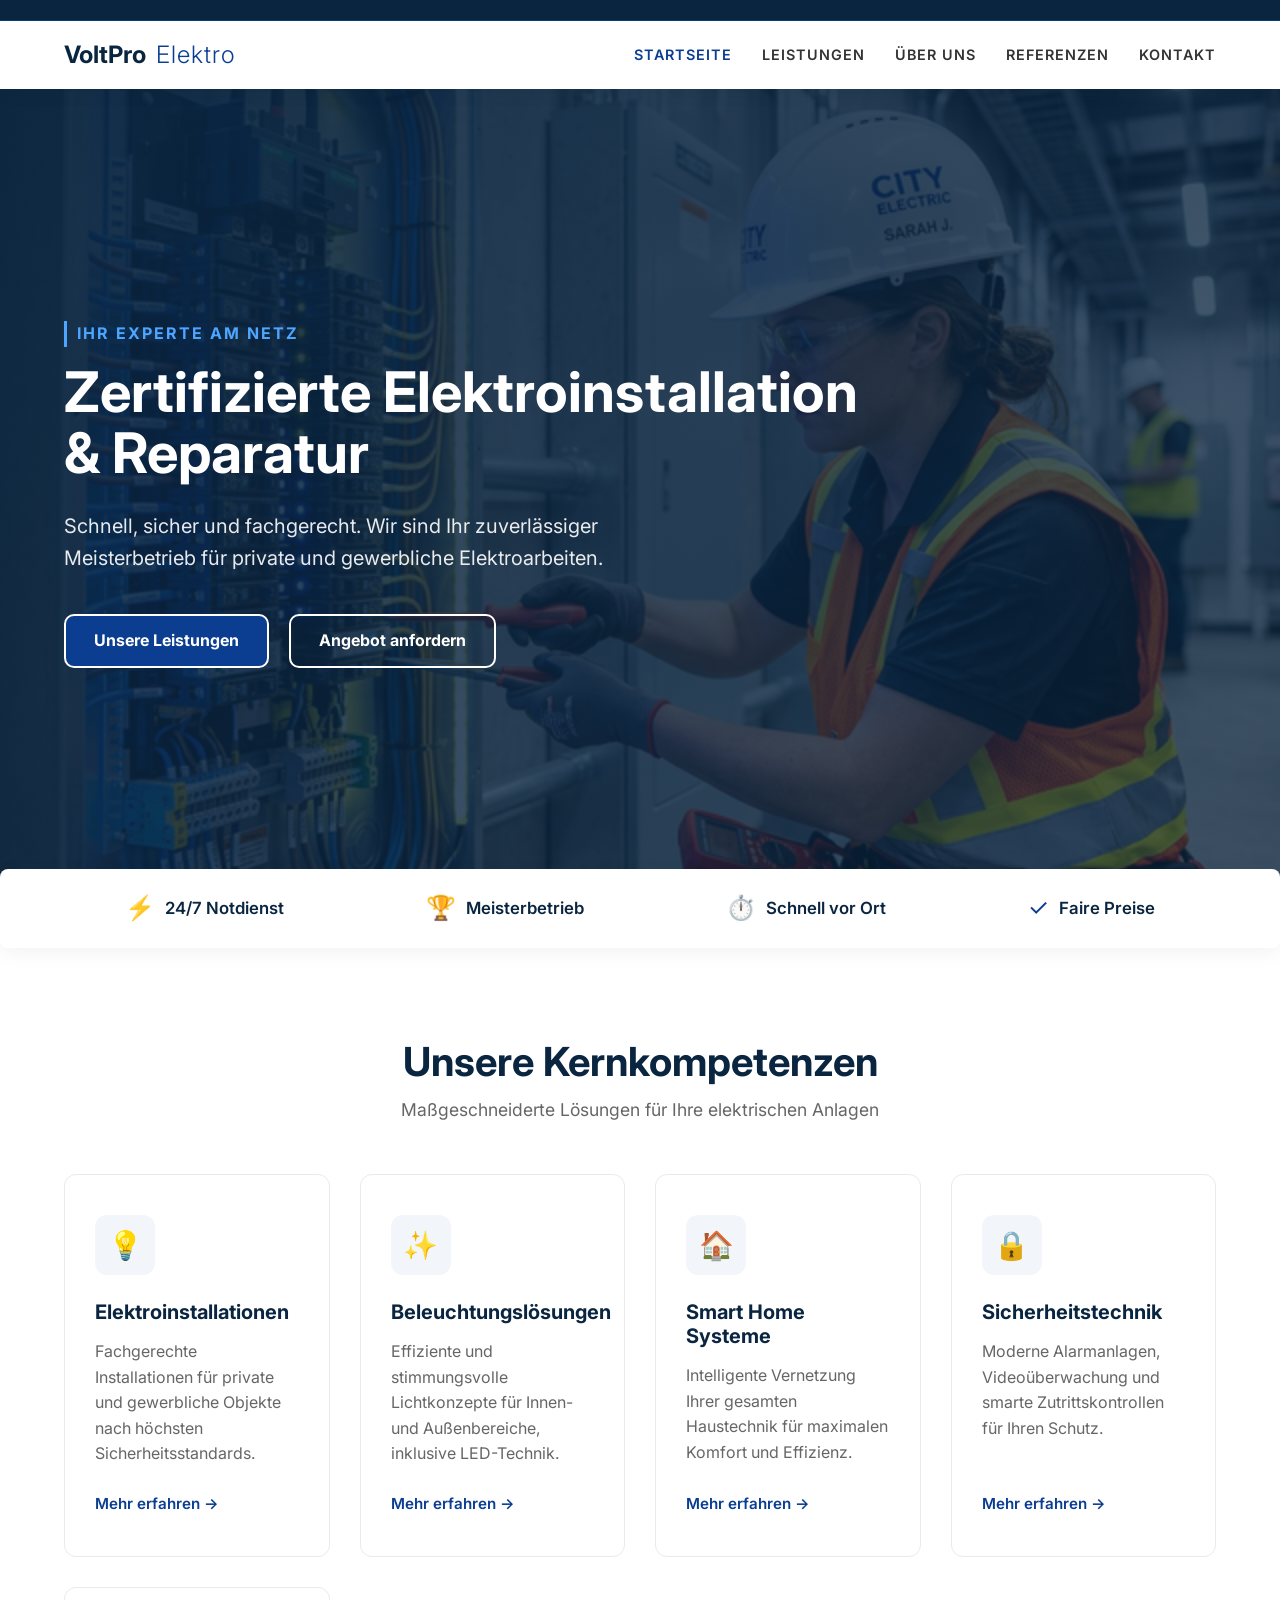
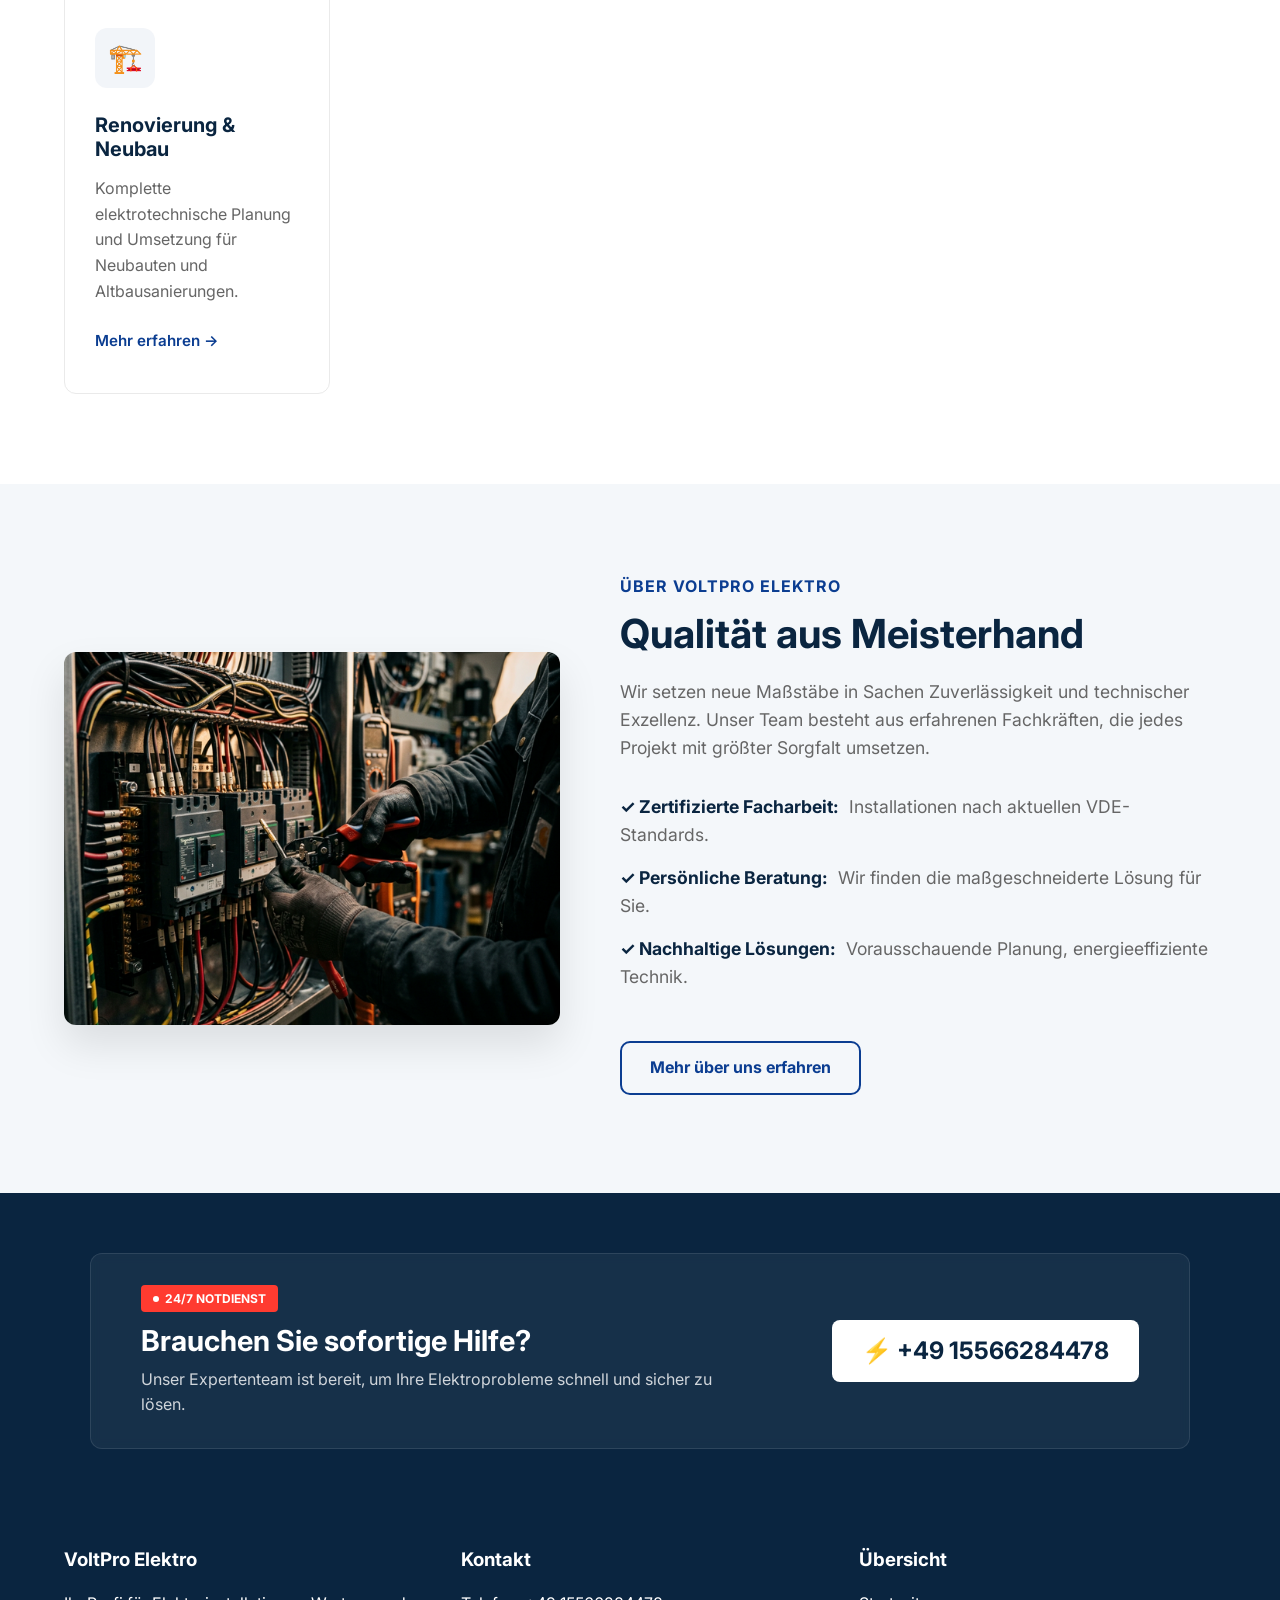
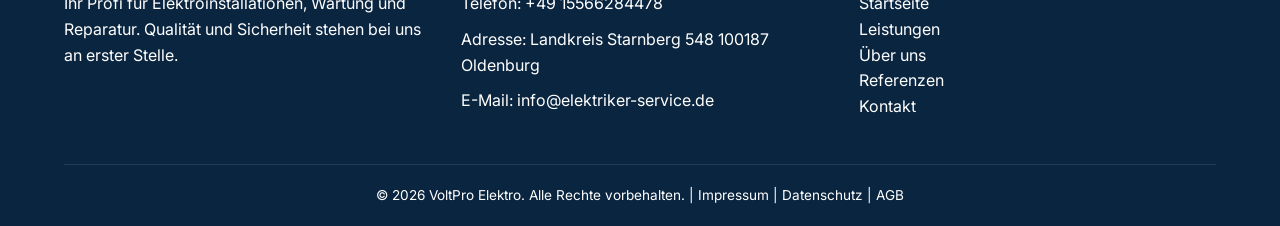
<file: index.html>
<!DOCTYPE html>
<html lang="de">

<head>
    <meta charset="UTF-8">
    <meta name="viewport" content="width=device-width, initial-scale=1.0">
    <title>VoltPro Elektro | Professionell & Zuverlässig</title>
    <meta name="description"
        content="Professionelle Elektroinstallationen, Reparaturen und Wartung für Privat- und Geschäftskunden. Schneller und fachgerechter Service.">
    <link rel="stylesheet" href="css/style.css">
    <link rel="icon" type="image/png" href="images/favicon.png">
</head>

<body>
    <header>
        <div class="top-bar">
            <div class="container">

            </div>
        </div>
        <nav class="navbar">
            <div class="container">
                <a href="index.html" class="logo">VoltPro <span>Elektro</span></a>
                <ul class="nav-links">
                    <li><a href="index.html" class="active">Startseite</a></li>
                    <li><a href="leistungen.html">Leistungen</a></li>
                    <li><a href="uber-uns.html">Über uns</a></li>
                    <li><a href="referenzen.html">Referenzen</a></li>
                    <li><a href="kontakt.html">Kontakt</a></li>
                </ul>
                <div class="hamburger">
                    <span></span>
                    <span></span>
                    <span></span>
                </div>
            </div>
        </nav>
    </header>

    <main>
        <!-- Hero Section -->
        <section class="hero-professional" id="home">
            <div class="hero-bg-overlay"></div>
            <div class="container hero-content-pro">
                <div class="hero-text-box">
                    <span class="hero-subtitle">Ihr Experte am Netz</span>
                    <h1>Zertifizierte Elektroinstallation & Reparatur</h1>
                    <p>Schnell, sicher und fachgerecht. Wir sind Ihr zuverlässiger Meisterbetrieb für private und gewerbliche Elektroarbeiten.</p>
                    <div class="hero-action-btns">
                        <a href="leistungen.html" class="btn btn-primary">Unsere Leistungen</a>
                        <a href="kontakt.html" class="btn btn-outline-white">Angebot anfordern</a>
                    </div>
                </div>
            </div>
        </section>

        <!-- Trust Bar -->
        <div class="trust-bar">
            <div class="container trust-bar-grid">
                <div class="trust-item">
                    <span class="trust-icon">⚡</span>
                    <span class="trust-text">24/7 Notdienst</span>
                </div>
                <div class="trust-item">
                    <span class="trust-icon">🏆</span>
                    <span class="trust-text">Meisterbetrieb</span>
                </div>
                <div class="trust-item">
                    <span class="trust-icon">⏱️</span>
                    <span class="trust-text">Schnell vor Ort</span>
                </div>
                <div class="trust-item">
                    <span class="trust-icon">✓</span>
                    <span class="trust-text">Faire Preise</span>
                </div>
            </div>
        </div>

        <!-- Services Section -->
        <section class="services-clean section-padding" id="services">
            <div class="container">
                <div class="section-heading text-center">
                    <h2>Unsere Kernkompetenzen</h2>
                    <p>Maßgeschneiderte Lösungen für Ihre elektrischen Anlagen</p>
                </div>
                <div class="service-grid-clean">
                    <a href="leistungen.html#installation" class="service-card-clean">
                        <div class="icon-wrapper">💡</div>
                        <h3>Elektroinstallationen</h3>
                        <p>Fachgerechte Installationen für private und gewerbliche Objekte nach höchsten Sicherheitsstandards.</p>
                        <span class="service-link">Mehr erfahren &rarr;</span>
                    </a>
                    <a href="leistungen.html#beleuchtung" class="service-card-clean">
                        <div class="icon-wrapper">✨</div>
                        <h3>Beleuchtungslösungen</h3>
                        <p>Effiziente und stimmungsvolle Lichtkonzepte für Innen- und Außenbereiche, inklusive LED-Technik.</p>
                        <span class="service-link">Mehr erfahren &rarr;</span>
                    </a>
                    <a href="leistungen.html#smart" class="service-card-clean">
                        <div class="icon-wrapper">🏠</div>
                        <h3>Smart Home Systeme</h3>
                        <p>Intelligente Vernetzung Ihrer gesamten Haustechnik für maximalen Komfort und Effizienz.</p>
                        <span class="service-link">Mehr erfahren &rarr;</span>
                    </a>
                    <a href="leistungen.html#sicherheit" class="service-card-clean">
                        <div class="icon-wrapper">🔒</div>
                        <h3>Sicherheitstechnik</h3>
                        <p>Moderne Alarmanlagen, Videoüberwachung und smarte Zutrittskontrollen für Ihren Schutz.</p>
                        <span class="service-link">Mehr erfahren &rarr;</span>
                    </a>
                    <a href="leistungen.html#neubau" class="service-card-clean">
                        <div class="icon-wrapper">🏗️</div>
                        <h3>Renovierung & Neubau</h3>
                        <p>Komplette elektrotechnische Planung und Umsetzung für Neubauten und Altbausanierungen.</p>
                        <span class="service-link">Mehr erfahren &rarr;</span>
                    </a>
                </div>
            </div>
        </section>

        <!-- Warum Wir Section -->
        <section class="why-us-clean section-padding bg-light">
            <div class="container">
                <div class="why-us-split">
                    <div class="why-us-image">
                        <img src="images/why_us.png" alt="Elektriker bei der Arbeit">
                    </div>
                    <div class="why-us-content">
                        <span class="accent-text">Über VoltPro Elektro</span>
                        <h2>Qualität aus Meisterhand</h2>
                        <p>Wir setzen neue Maßstäbe in Sachen Zuverlässigkeit und technischer Exzellenz. Unser Team besteht aus erfahrenen Fachkräften, die jedes Projekt mit größter Sorgfalt umsetzen.</p>
                        <ul class="why-us-list">
                            <li><strong>✓ Zertifizierte Facharbeit:</strong> Installationen nach aktuellen VDE-Standards.</li>
                            <li><strong>✓ Persönliche Beratung:</strong> Wir finden die maßgeschneiderte Lösung für Sie.</li>
                            <li><strong>✓ Nachhaltige Lösungen:</strong> Vorausschauende Planung, energieeffiziente Technik.</li>
                        </ul>
                        <a href="uber-uns.html" class="btn btn-secondary mt-20">Mehr über uns erfahren</a>
                    </div>
                </div>
            </div>
        </section>

        <!-- CTA Section -->
        <section class="cta-section">
            <div class="container">
                <div class="cta-glass-card">
                    <div class="cta-content-wrapper">
                        <span class="cta-badge"><span class="pulse-dot"></span> 24/7 Notdienst</span>
                        <h2>Brauchen Sie sofortige Hilfe?</h2>
                        <p>Unser Expertenteam ist bereit, um Ihre Elektroprobleme schnell und sicher zu lösen.</p>
                    </div>
                    <a href="tel:+4915566284478" class="btn white-border-btn cta-phone-btn">⚡ +49 15566284478</a>
                </div>
            </div>
        </section>
    </main>

    <footer>
        <div class="container">
            <div class="footer-content">
                <div class="footer-section">
                    <h3>VoltPro Elektro</h3>
                    <p>Ihr Profi für Elektroinstallationen, Wartung und Reparatur. Qualität und Sicherheit stehen bei
                        uns an erster Stelle.</p>
                </div>
                <div class="footer-section">
                    <h3>Kontakt</h3>
                    <p>Telefon: <a href="tel:+4915566284478">+49 15566284478</a></p>
                    <p>Adresse: Landkreis Starnberg 548  100187 Oldenburg</p>
                    <p>E-Mail: info@elektriker-service.de</p>
                </div>
                <div class="footer-section">
                    <h3>Übersicht</h3>
                    <ul class="nav-links-footer">
                        <li><a href="index.html">Startseite</a></li>
                        <li><a href="leistungen.html">Leistungen</a></li>
                        <li><a href="uber-uns.html">Über uns</a></li>
                        <li><a href="referenzen.html">Referenzen</a></li>
                        <li><a href="kontakt.html">Kontakt</a></li>
                    </ul>
                </div>
            </div>
            <div class="footer-bottom">
                <p>&copy; 2026 VoltPro Elektro. Alle Rechte vorbehalten. | <a href="impressum.html">Impressum</a> | <a href="datenschutz.html">Datenschutz</a> | <a href="agb.html">AGB</a></p>
            </div>
        </div>
    </footer>

    <script src="js/main.js"></script>
</body>

</html>
</file>
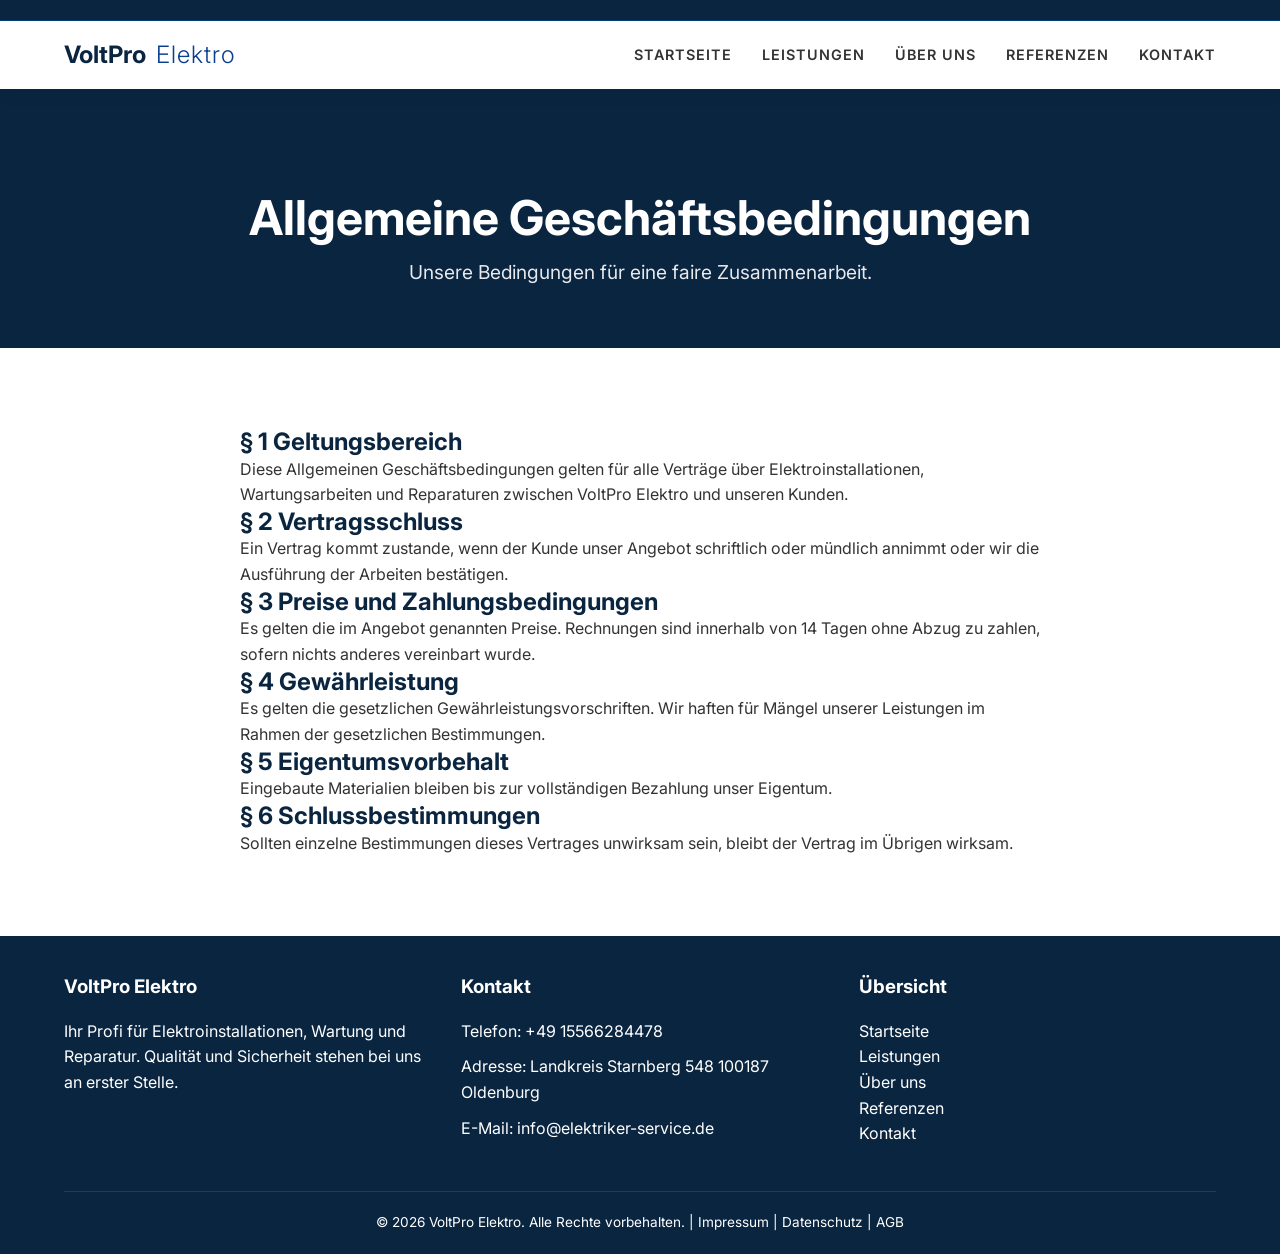
<file: agb.html>
<!DOCTYPE html>
<html lang="de">

<head>
    <meta charset="UTF-8">
    <meta name="viewport" content="width=device-width, initial-scale=1.0">
    <title>AGB | VoltPro Elektro</title>
    <meta name="description" content="Allgemeine Geschäftsbedingungen von VoltPro Elektro.">
    <link rel="stylesheet" href="css/style.css">
    <link rel="icon" type="image/png" href="images/favicon.png">
</head>

<body>
    <header>
        <div class="top-bar">
            <div class="container"></div>
        </div>
        <nav class="navbar">
            <div class="container">
                <a href="index.html" class="logo">VoltPro <span>Elektro</span></a>
                <ul class="nav-links">
                    <li><a href="index.html">Startseite</a></li>
                    <li><a href="leistungen.html">Leistungen</a></li>
                    <li><a href="uber-uns.html">Über uns</a></li>
                    <li><a href="referenzen.html">Referenzen</a></li>
                    <li><a href="kontakt.html">Kontakt</a></li>
                </ul>
                <div class="hamburger">
                    <span></span>
                    <span></span>
                    <span></span>
                </div>
            </div>
        </nav>
    </header>

    <main>
        <section class="page-hero">
            <div class="container">
                <h1>Allgemeine Geschäftsbedingungen</h1>
                <p>Unsere Bedingungen für eine faire Zusammenarbeit.</p>
            </div>
        </section>

        <section class="legal-content" style="padding: 80px 0;">
            <div class="container">
                <div style="max-width: 800px; margin: 0 auto;">
                    <h2>§ 1 Geltungsbereich</h2>
                    <p>Diese Allgemeinen Geschäftsbedingungen gelten für alle Verträge über Elektroinstallationen, Wartungsarbeiten und Reparaturen zwischen VoltPro Elektro und unseren Kunden.</p>

                    <h2>§ 2 Vertragsschluss</h2>
                    <p>Ein Vertrag kommt zustande, wenn der Kunde unser Angebot schriftlich oder mündlich annimmt oder wir die Ausführung der Arbeiten bestätigen.</p>

                    <h2>§ 3 Preise und Zahlungsbedingungen</h2>
                    <p>Es gelten die im Angebot genannten Preise. Rechnungen sind innerhalb von 14 Tagen ohne Abzug zu zahlen, sofern nichts anderes vereinbart wurde.</p>

                    <h2>§ 4 Gewährleistung</h2>
                    <p>Es gelten die gesetzlichen Gewährleistungsvorschriften. Wir haften für Mängel unserer Leistungen im Rahmen der gesetzlichen Bestimmungen.</p>

                    <h2>§ 5 Eigentumsvorbehalt</h2>
                    <p>Eingebaute Materialien bleiben bis zur vollständigen Bezahlung unser Eigentum.</p>

                    <h2>§ 6 Schlussbestimmungen</h2>
                    <p>Sollten einzelne Bestimmungen dieses Vertrages unwirksam sein, bleibt der Vertrag im Übrigen wirksam.</p>
                </div>
            </div>
        </section>
    </main>

    <footer>
        <div class="container">
            <div class="footer-content">
                <div class="footer-section">
                    <h3>VoltPro Elektro</h3>
                    <p>Ihr Profi für Elektroinstallationen, Wartung und Reparatur. Qualität und Sicherheit stehen bei
                        uns an erster Stelle.</p>
                </div>
                <div class="footer-section">
                    <h3>Kontakt</h3>
                    <p>Telefon: <a href="tel:+4915566284478">+49 15566284478</a></p>
                    <p>Adresse: Landkreis Starnberg 548  100187 Oldenburg</p>
                    <p>E-Mail: info@elektriker-service.de</p>
                </div>
                <div class="footer-section">
                    <h3>Übersicht</h3>
                    <ul class="nav-links-footer">
                        <li><a href="index.html">Startseite</a></li>
                        <li><a href="leistungen.html">Leistungen</a></li>
                        <li><a href="uber-uns.html">Über uns</a></li>
                        <li><a href="referenzen.html">Referenzen</a></li>
                        <li><a href="kontakt.html">Kontakt</a></li>
                    </ul>
                </div>
            </div>
            <div class="footer-bottom">
                <p>&copy; 2026 VoltPro Elektro. Alle Rechte vorbehalten. | <a href="impressum.html">Impressum</a> | <a href="datenschutz.html">Datenschutz</a> | <a href="agb.html">AGB</a></p>
            </div>
        </div>
    </footer>

    <script src="js/main.js"></script>
</body>

</html>
</file>
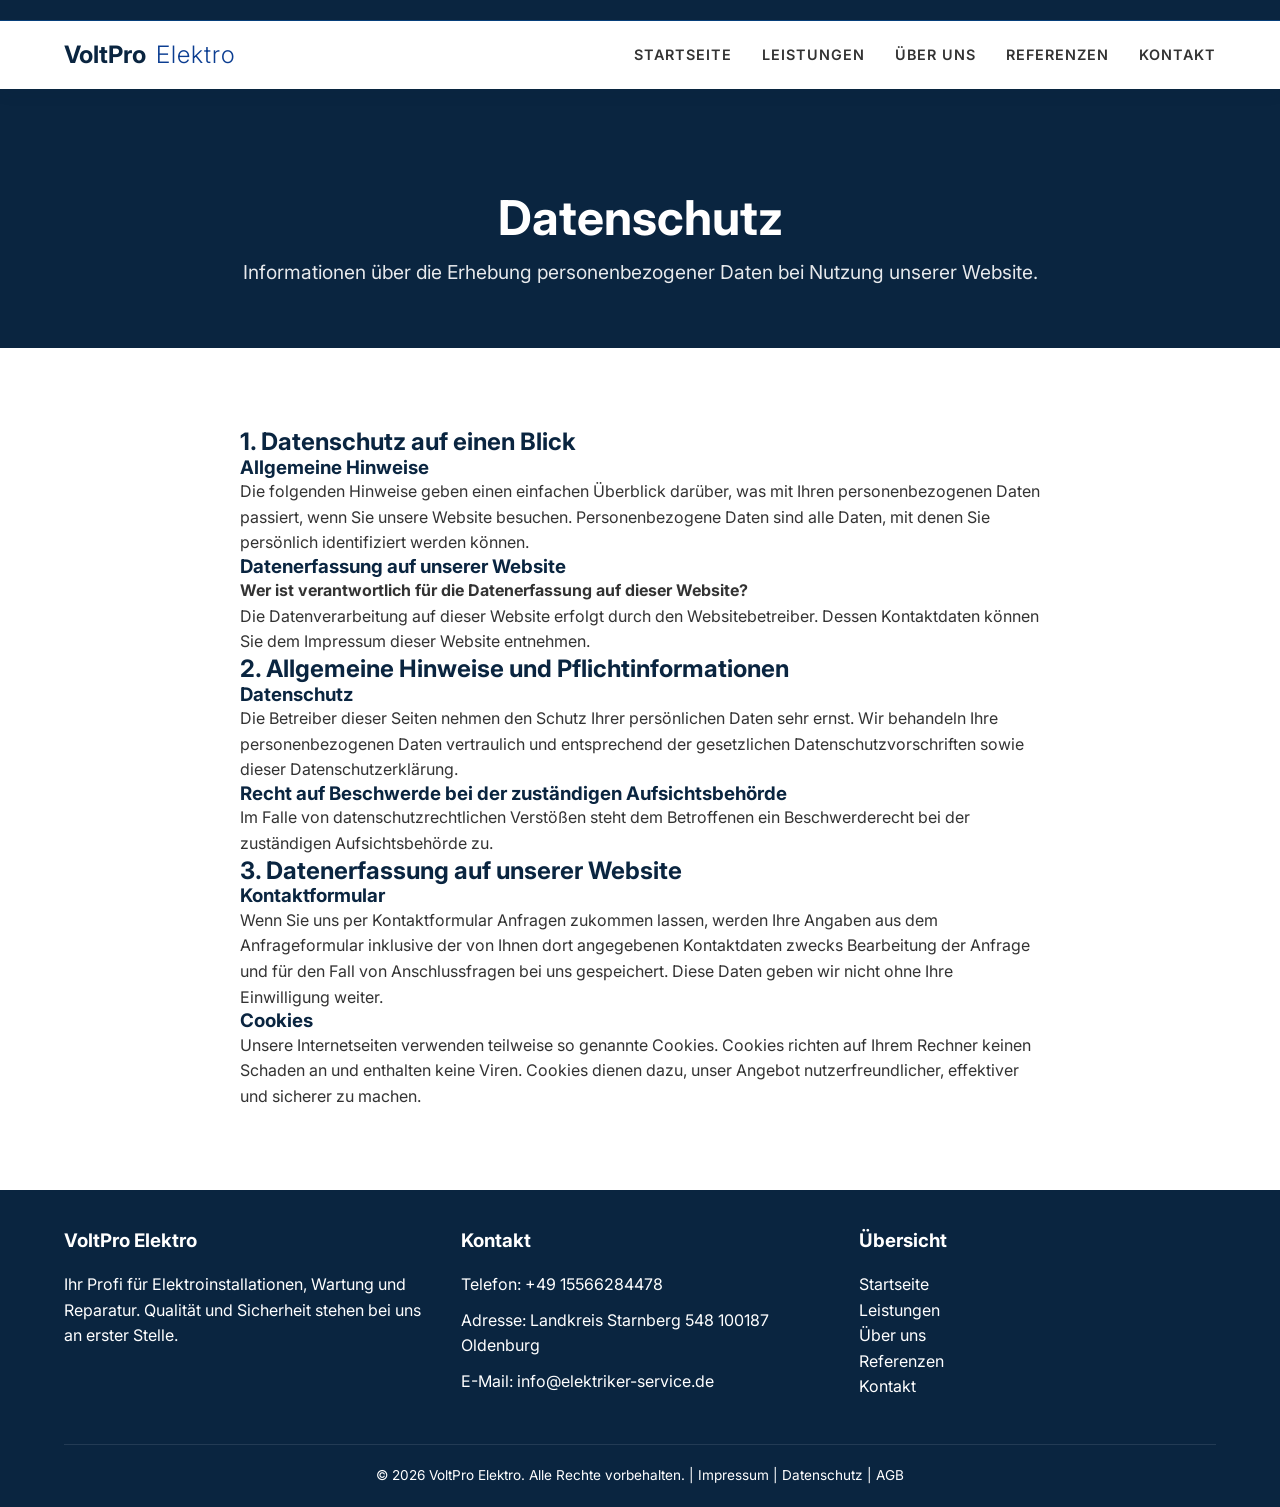
<file: datenschutz.html>
<!DOCTYPE html>
<html lang="de">

<head>
    <meta charset="UTF-8">
    <meta name="viewport" content="width=device-width, initial-scale=1.0">
    <title>Datenschutz | VoltPro Elektro</title>
    <meta name="description" content="Datenschutzerklärung von VoltPro Elektro - Informationen zum Umgang mit Ihren Daten.">
    <link rel="stylesheet" href="css/style.css">
    <link rel="icon" type="image/png" href="images/favicon.png">
</head>

<body>
    <header>
        <div class="top-bar">
            <div class="container"></div>
        </div>
        <nav class="navbar">
            <div class="container">
                <a href="index.html" class="logo">VoltPro <span>Elektro</span></a>
                <ul class="nav-links">
                    <li><a href="index.html">Startseite</a></li>
                    <li><a href="leistungen.html">Leistungen</a></li>
                    <li><a href="uber-uns.html">Über uns</a></li>
                    <li><a href="referenzen.html">Referenzen</a></li>
                    <li><a href="kontakt.html">Kontakt</a></li>
                </ul>
                <div class="hamburger">
                    <span></span>
                    <span></span>
                    <span></span>
                </div>
            </div>
        </nav>
    </header>

    <main>
        <section class="page-hero">
            <div class="container">
                <h1>Datenschutz</h1>
                <p>Informationen über die Erhebung personenbezogener Daten bei Nutzung unserer Website.</p>
            </div>
        </section>

        <section class="legal-content" style="padding: 80px 0;">
            <div class="container">
                <div style="max-width: 800px; margin: 0 auto;">
                    <h2>1. Datenschutz auf einen Blick</h2>
                    <h3>Allgemeine Hinweise</h3>
                    <p>Die folgenden Hinweise geben einen einfachen Überblick darüber, was mit Ihren personenbezogenen Daten passiert, wenn Sie unsere Website besuchen. Personenbezogene Daten sind alle Daten, mit denen Sie persönlich identifiziert werden können.</p>

                    <h3>Datenerfassung auf unserer Website</h3>
                    <p><strong>Wer ist verantwortlich für die Datenerfassung auf dieser Website?</strong><br>
                        Die Datenverarbeitung auf dieser Website erfolgt durch den Websitebetreiber. Dessen Kontaktdaten können Sie dem Impressum dieser Website entnehmen.</p>

                    <h2>2. Allgemeine Hinweise und Pflichtinformationen</h2>
                    <h3>Datenschutz</h3>
                    <p>Die Betreiber dieser Seiten nehmen den Schutz Ihrer persönlichen Daten sehr ernst. Wir behandeln Ihre personenbezogenen Daten vertraulich und entsprechend der gesetzlichen Datenschutzvorschriften sowie dieser Datenschutzerklärung.</p>

                    <h3>Recht auf Beschwerde bei der zuständigen Aufsichtsbehörde</h3>
                    <p>Im Falle von datenschutzrechtlichen Verstößen steht dem Betroffenen ein Beschwerderecht bei der zuständigen Aufsichtsbehörde zu.</p>

                    <h2>3. Datenerfassung auf unserer Website</h2>
                    <h3>Kontaktformular</h3>
                    <p>Wenn Sie uns per Kontaktformular Anfragen zukommen lassen, werden Ihre Angaben aus dem Anfrageformular inklusive der von Ihnen dort angegebenen Kontaktdaten zwecks Bearbeitung der Anfrage und für den Fall von Anschlussfragen bei uns gespeichert. Diese Daten geben wir nicht ohne Ihre Einwilligung weiter.</p>

                    <h3>Cookies</h3>
                    <p>Unsere Internetseiten verwenden teilweise so genannte Cookies. Cookies richten auf Ihrem Rechner keinen Schaden an und enthalten keine Viren. Cookies dienen dazu, unser Angebot nutzerfreundlicher, effektiver und sicherer zu machen.</p>
                </div>
            </div>
        </section>
    </main>

    <footer>
        <div class="container">
            <div class="footer-content">
                <div class="footer-section">
                    <h3>VoltPro Elektro</h3>
                    <p>Ihr Profi für Elektroinstallationen, Wartung und Reparatur. Qualität und Sicherheit stehen bei
                        uns an erster Stelle.</p>
                </div>
                <div class="footer-section">
                    <h3>Kontakt</h3>
                    <p>Telefon: <a href="tel:+4915566284478">+49 15566284478</a></p>
                    <p>Adresse: Landkreis Starnberg 548  100187 Oldenburg</p>
                    <p>E-Mail: info@elektriker-service.de</p>
                </div>
                <div class="footer-section">
                    <h3>Übersicht</h3>
                    <ul class="nav-links-footer">
                        <li><a href="index.html">Startseite</a></li>
                        <li><a href="leistungen.html">Leistungen</a></li>
                        <li><a href="uber-uns.html">Über uns</a></li>
                        <li><a href="referenzen.html">Referenzen</a></li>
                        <li><a href="kontakt.html">Kontakt</a></li>
                    </ul>
                </div>
            </div>
            <div class="footer-bottom">
                <p>&copy; 2026 VoltPro Elektro. Alle Rechte vorbehalten. | <a href="impressum.html">Impressum</a> | <a href="datenschutz.html">Datenschutz</a> | <a href="agb.html">AGB</a></p>
            </div>
        </div>
    </footer>

    <script src="js/main.js"></script>
</body>

</html>
</file>
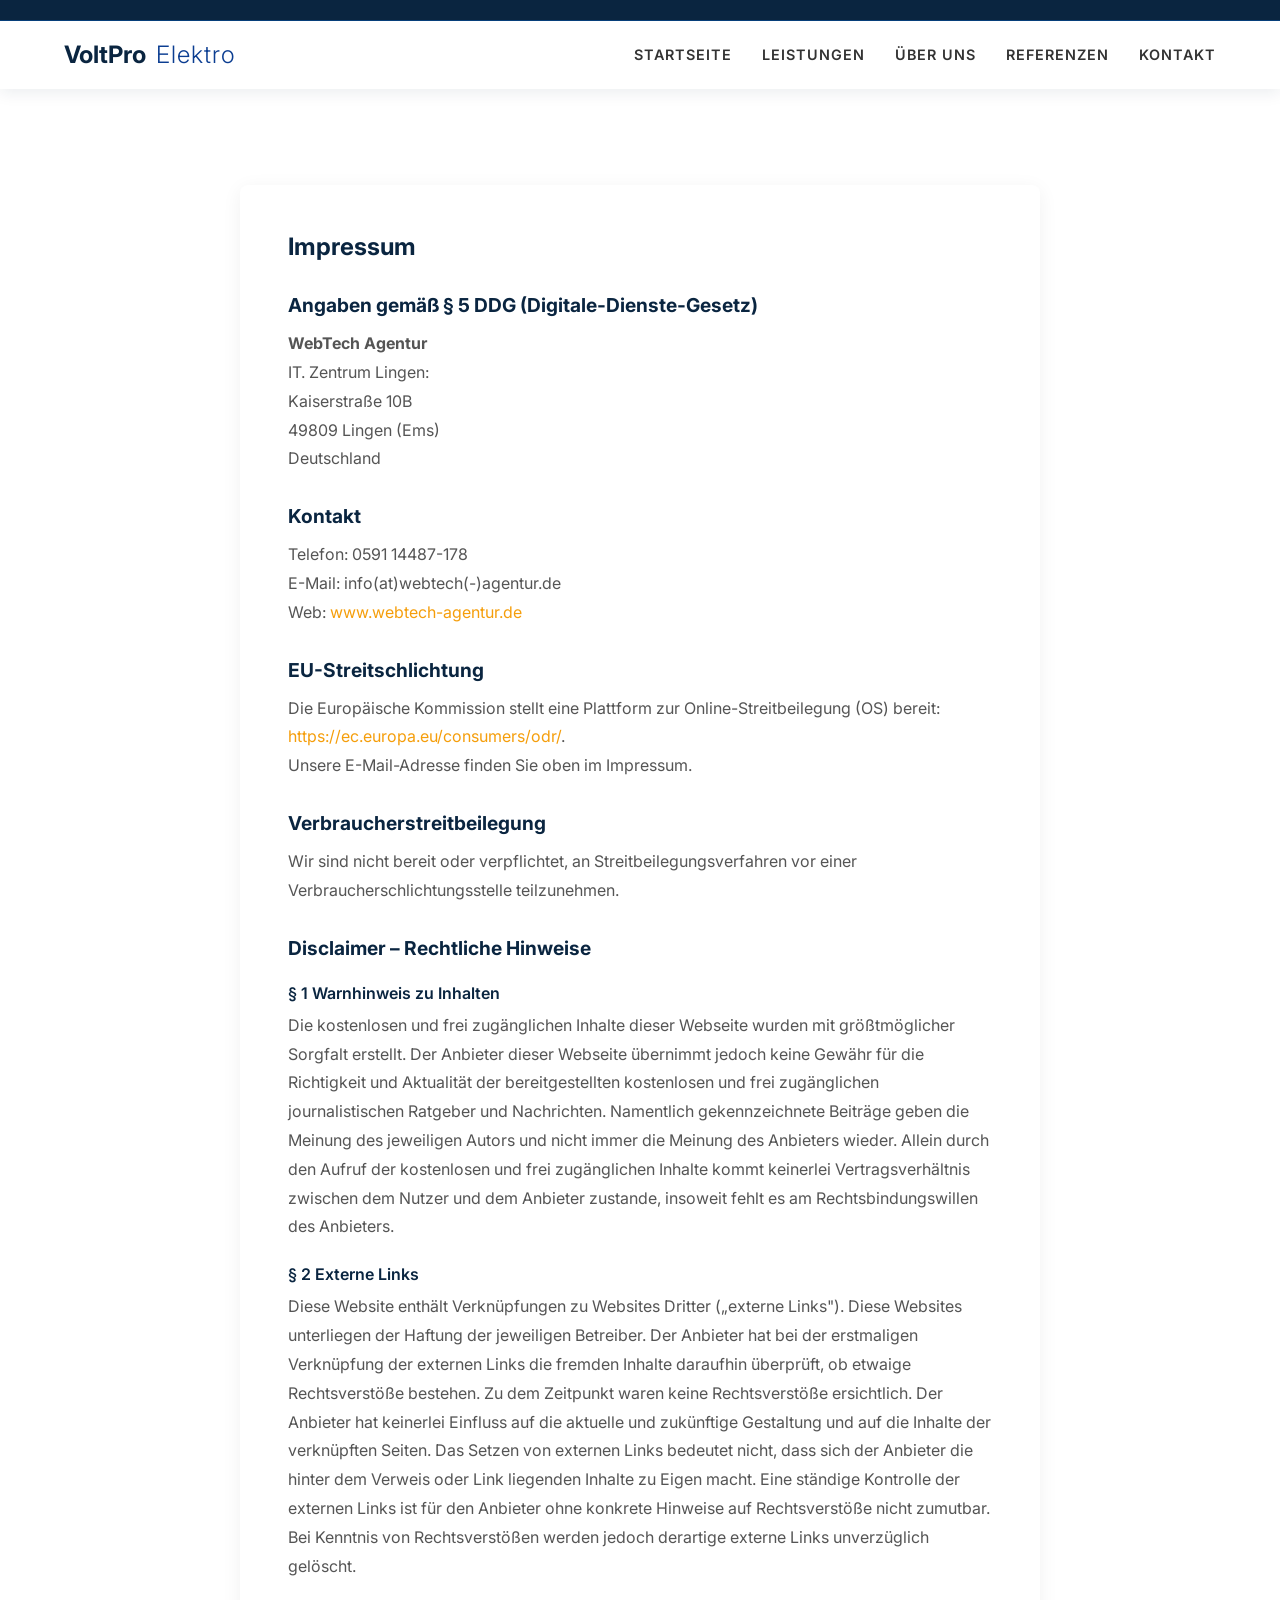
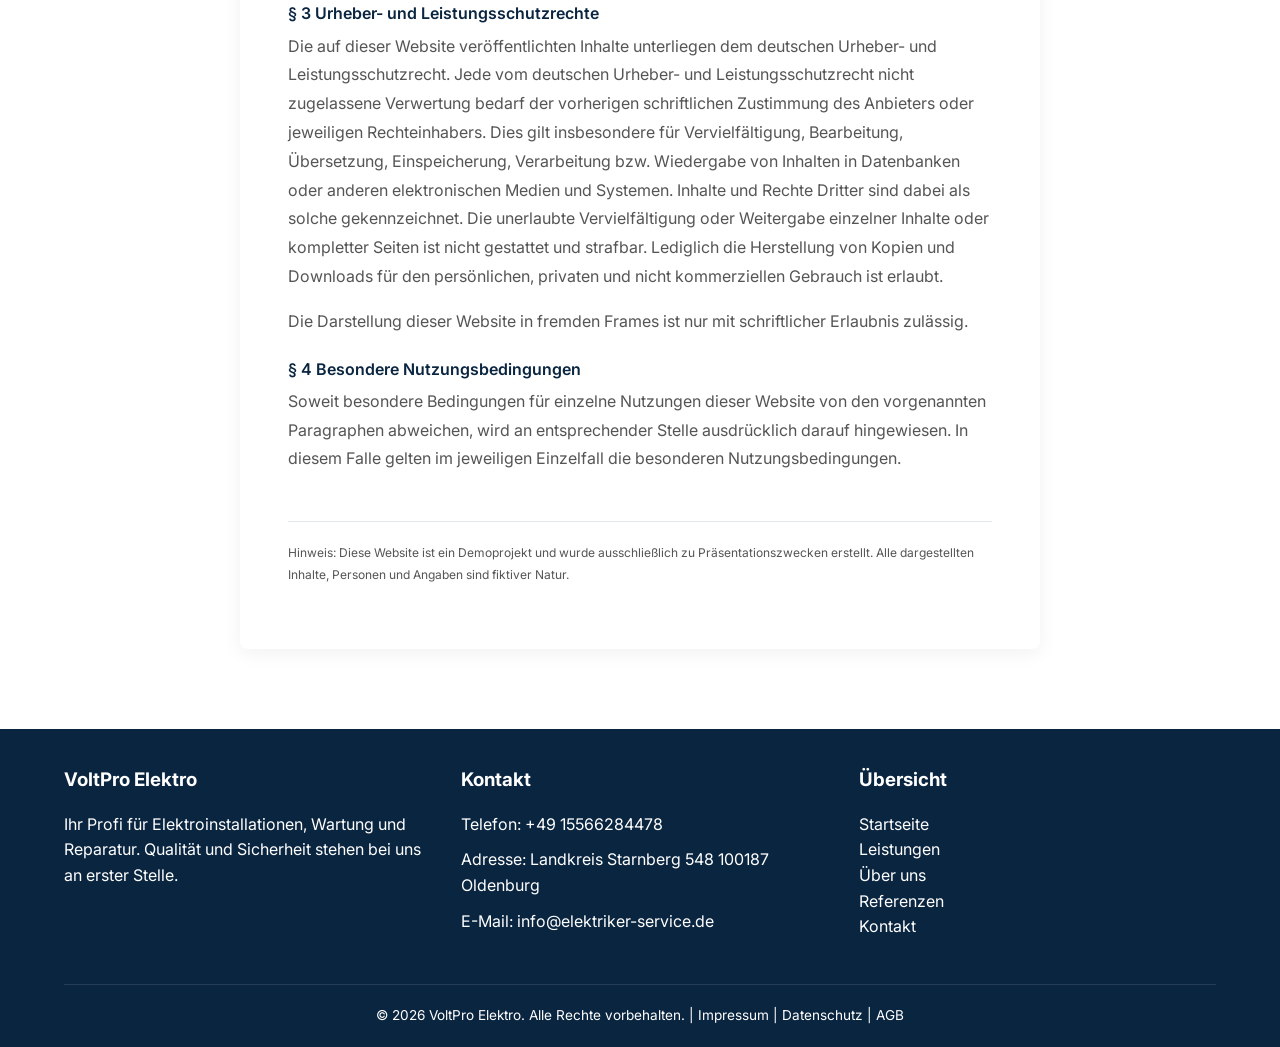
<file: impressum.html>
<!DOCTYPE html>
<html lang="de">
<head>
    <meta charset="UTF-8">
    <meta name="viewport" content="width=device-width, initial-scale=1.0">
    <title>Impressum | VoltPro Elektro</title>
    <meta name="description" content="Impressum von VoltPro Elektro.">
    <link rel="stylesheet" href="css/style.css?v=2">
    <link rel="icon" type="image/png" href="images/favicon.png">
    <style>
        .legal-section {
            padding: 6rem 0 5rem;
        }
        .legal-content {
            max-width: 800px;
            margin: 0 auto;
            background: #fff;
            border-radius: 8px;
            padding: 3rem;
            box-shadow: 0 4px 20px rgba(0,0,0,0.06);
        }
        .legal-content h1 {
            margin-bottom: 2rem;
        }
        .legal-content h2 {
            margin-top: 2rem;
            margin-bottom: 0.75rem;
            font-size: 1.2rem;
        }
        .legal-content h3 {
            margin-top: 1.5rem;
            margin-bottom: 0.5rem;
            font-size: 1rem;
            font-weight: 600;
        }
        .legal-content p {
            margin-bottom: 1rem;
            line-height: 1.8;
            color: var(--text-muted, #555);
        }
        .legal-content a {
            color: var(--primary, #f59e0b);
        }
        .fictional-note {
            margin-top: 3rem;
            padding-top: 1.25rem;
            border-top: 1px solid #e2e8f0;
            font-size: 0.75rem;
            color: #b0b8c4;
            line-height: 1.6;
        }
    </style>
</head>
<body>
    <header>
        <div class="top-bar">
            <div class="container"></div>
        </div>
        <nav class="navbar">
            <div class="container">
                <a href="index.html" class="logo">VoltPro <span>Elektro</span></a>
                <ul class="nav-links">
                    <li><a href="index.html">Startseite</a></li>
                    <li><a href="leistungen.html">Leistungen</a></li>
                    <li><a href="uber-uns.html">Über uns</a></li>
                    <li><a href="referenzen.html">Referenzen</a></li>
                    <li><a href="kontakt.html">Kontakt</a></li>
                </ul>
                <div class="hamburger">
                    <span></span>
                    <span></span>
                    <span></span>
                </div>
            </div>
        </nav>
    </header>

    <main>
        <section class="legal-section">
            <div class="container">
                <div class="legal-content">
                    <h1>Impressum</h1>

                    <h2>Angaben gemäß § 5 DDG (Digitale-Dienste-Gesetz)</h2>
                    <p>
                        <strong>WebTech Agentur</strong><br>
                        IT. Zentrum Lingen:<br>
                        Kaiserstraße 10B<br>
                        49809 Lingen (Ems)<br>
                        Deutschland
                    </p>

                    <h2>Kontakt</h2>
                    <p>
                        Telefon: 0591 14487-178<br>
                        E-Mail: info(at)webtech(-)agentur.de<br>
                        Web: <a href="https://www.webtech-agentur.de" target="_blank" rel="noopener noreferrer">www.webtech-agentur.de</a>
                    </p>

                    <h2>EU-Streitschlichtung</h2>
                    <p>Die Europäische Kommission stellt eine Plattform zur Online-Streitbeilegung (OS) bereit:
                        <a href="https://ec.europa.eu/consumers/odr/" target="_blank" rel="noopener noreferrer">https://ec.europa.eu/consumers/odr/</a>.<br>
                        Unsere E-Mail-Adresse finden Sie oben im Impressum.</p>

                    <h2>Verbraucherstreitbeilegung</h2>
                    <p>Wir sind nicht bereit oder verpflichtet, an Streitbeilegungsverfahren vor einer
                        Verbraucherschlichtungsstelle teilzunehmen.</p>

                    <h2>Disclaimer – Rechtliche Hinweise</h2>

                    <h3>§ 1 Warnhinweis zu Inhalten</h3>
                    <p>Die kostenlosen und frei zugänglichen Inhalte dieser Webseite wurden mit größtmöglicher Sorgfalt erstellt. Der Anbieter dieser Webseite übernimmt jedoch keine Gewähr für die Richtigkeit und Aktualität der bereitgestellten kostenlosen und frei zugänglichen journalistischen Ratgeber und Nachrichten. Namentlich gekennzeichnete Beiträge geben die Meinung des jeweiligen Autors und nicht immer die Meinung des Anbieters wieder. Allein durch den Aufruf der kostenlosen und frei zugänglichen Inhalte kommt keinerlei Vertragsverhältnis zwischen dem Nutzer und dem Anbieter zustande, insoweit fehlt es am Rechtsbindungswillen des Anbieters.</p>

                    <h3>§ 2 Externe Links</h3>
                    <p>Diese Website enthält Verknüpfungen zu Websites Dritter („externe Links"). Diese Websites unterliegen der Haftung der jeweiligen Betreiber. Der Anbieter hat bei der erstmaligen Verknüpfung der externen Links die fremden Inhalte daraufhin überprüft, ob etwaige Rechtsverstöße bestehen. Zu dem Zeitpunkt waren keine Rechtsverstöße ersichtlich. Der Anbieter hat keinerlei Einfluss auf die aktuelle und zukünftige Gestaltung und auf die Inhalte der verknüpften Seiten. Das Setzen von externen Links bedeutet nicht, dass sich der Anbieter die hinter dem Verweis oder Link liegenden Inhalte zu Eigen macht. Eine ständige Kontrolle der externen Links ist für den Anbieter ohne konkrete Hinweise auf Rechtsverstöße nicht zumutbar. Bei Kenntnis von Rechtsverstößen werden jedoch derartige externe Links unverzüglich gelöscht.</p>

                    <h3>§ 3 Urheber- und Leistungsschutzrechte</h3>
                    <p>Die auf dieser Website veröffentlichten Inhalte unterliegen dem deutschen Urheber- und Leistungsschutzrecht. Jede vom deutschen Urheber- und Leistungsschutzrecht nicht zugelassene Verwertung bedarf der vorherigen schriftlichen Zustimmung des Anbieters oder jeweiligen Rechteinhabers. Dies gilt insbesondere für Vervielfältigung, Bearbeitung, Übersetzung, Einspeicherung, Verarbeitung bzw. Wiedergabe von Inhalten in Datenbanken oder anderen elektronischen Medien und Systemen. Inhalte und Rechte Dritter sind dabei als solche gekennzeichnet. Die unerlaubte Vervielfältigung oder Weitergabe einzelner Inhalte oder kompletter Seiten ist nicht gestattet und strafbar. Lediglich die Herstellung von Kopien und Downloads für den persönlichen, privaten und nicht kommerziellen Gebrauch ist erlaubt.</p>
                    <p>Die Darstellung dieser Website in fremden Frames ist nur mit schriftlicher Erlaubnis zulässig.</p>

                    <h3>§ 4 Besondere Nutzungsbedingungen</h3>
                    <p>Soweit besondere Bedingungen für einzelne Nutzungen dieser Website von den vorgenannten Paragraphen abweichen, wird an entsprechender Stelle ausdrücklich darauf hingewiesen. In diesem Falle gelten im jeweiligen Einzelfall die besonderen Nutzungsbedingungen.</p>

                    <!-- Subtle fictional notice -->
                    <p class="fictional-note">
                        Hinweis: Diese Website ist ein Demoprojekt und wurde ausschließlich zu Präsentationszwecken erstellt. Alle dargestellten Inhalte, Personen und Angaben sind fiktiver Natur.
                    </p>
                </div>
            </div>
        </section>
    </main>

    <footer>
        <div class="container">
            <div class="footer-content">
                <div class="footer-section">
                    <h3>VoltPro Elektro</h3>
                    <p>Ihr Profi für Elektroinstallationen, Wartung und Reparatur. Qualität und Sicherheit stehen bei
                        uns an erster Stelle.</p>
                </div>
                <div class="footer-section">
                    <h3>Kontakt</h3>
                    <p>Telefon: <a href="tel:+4915566284478">+49 15566284478</a></p>
                    <p>Adresse: Landkreis Starnberg 548  100187 Oldenburg</p>
                    <p>E-Mail: info@elektriker-service.de</p>
                </div>
                <div class="footer-section">
                    <h3>Übersicht</h3>
                    <ul class="nav-links-footer">
                        <li><a href="index.html">Startseite</a></li>
                        <li><a href="leistungen.html">Leistungen</a></li>
                        <li><a href="uber-uns.html">Über uns</a></li>
                        <li><a href="referenzen.html">Referenzen</a></li>
                        <li><a href="kontakt.html">Kontakt</a></li>
                    </ul>
                </div>
            </div>
            <div class="footer-bottom">
                <p>&copy; 2026 VoltPro Elektro. Alle Rechte vorbehalten. | <a href="impressum.html">Impressum</a> | <a href="datenschutz.html">Datenschutz</a> | <a href="agb.html">AGB</a></p>
            </div>
        </div>
    </footer>
    <script src="js/main.js"></script>
</body>
</html>
</file>
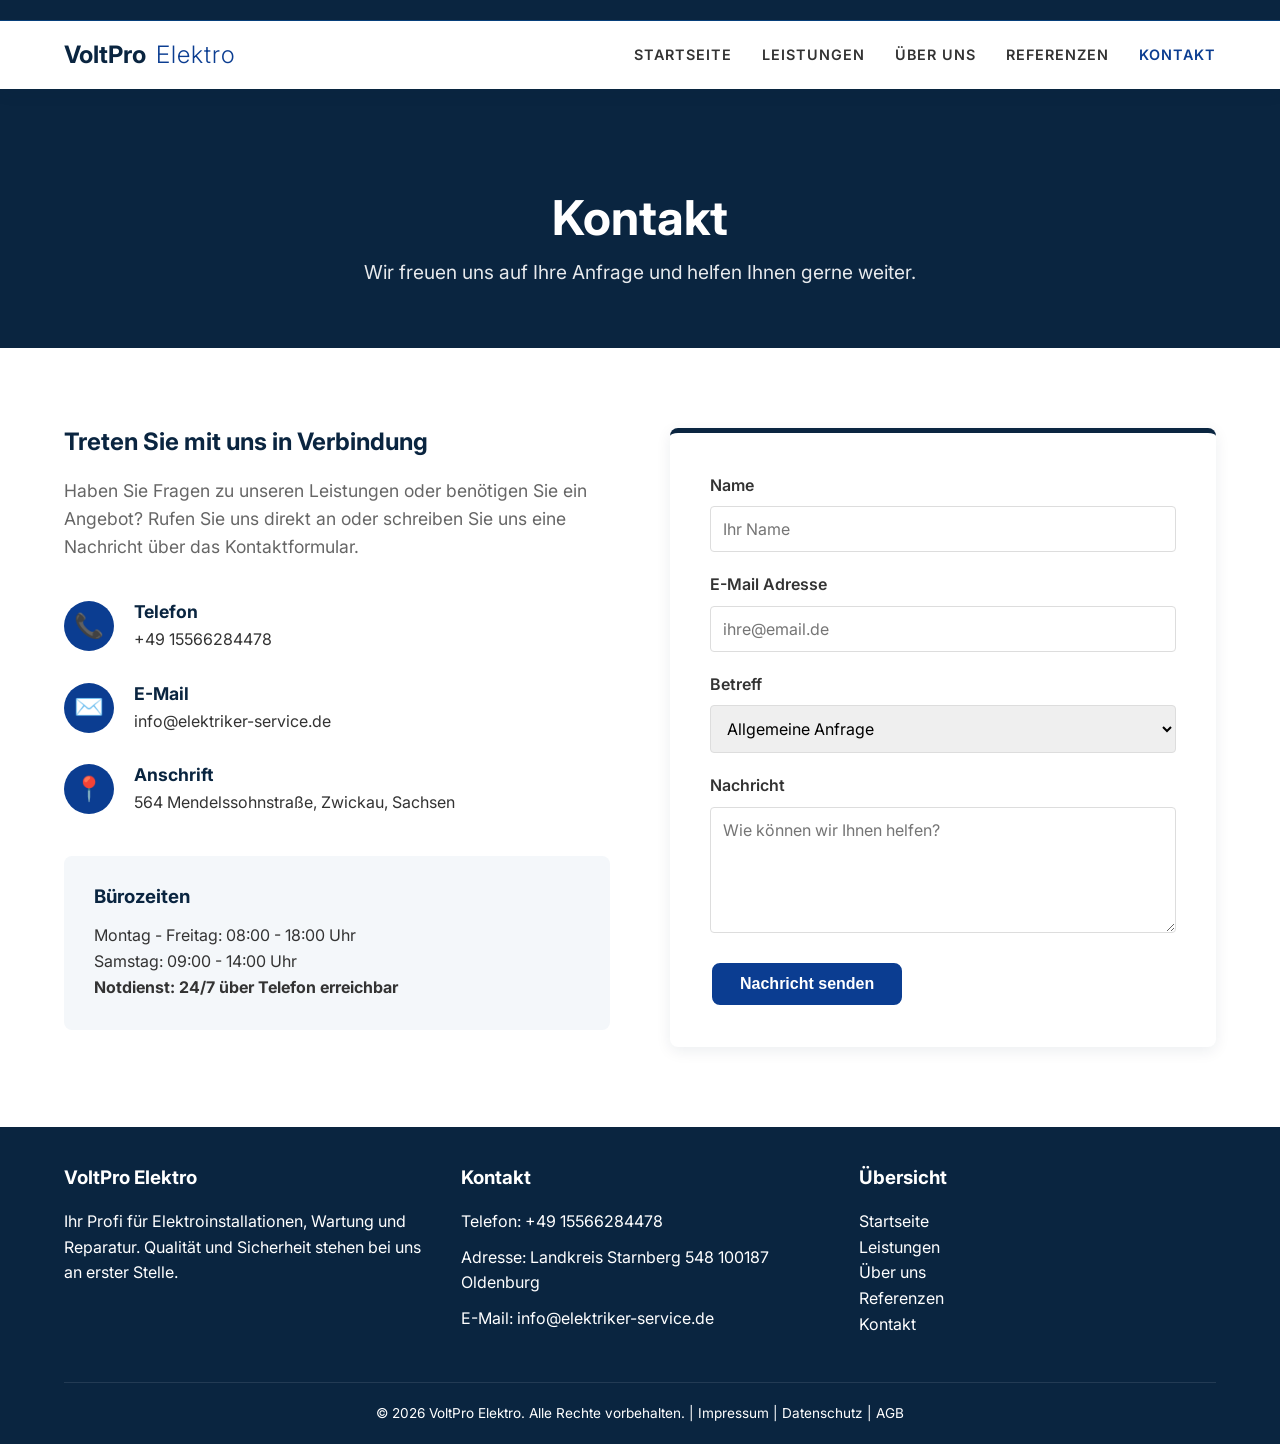
<file: kontakt.html>
<!DOCTYPE html>
<html lang="de">

<head>
    <meta charset="UTF-8">
    <meta name="viewport" content="width=device-width, initial-scale=1.0">
    <title>Kontakt | VoltPro Elektro</title>
    <meta name="description"
        content="Kontaktieren Sie uns für ein unverbindliches Angebot oder einen Termin. Telefon: +49 15566284478.">
    <link rel="stylesheet" href="css/style.css">
    <link rel="icon" type="image/png" href="images/favicon.png">
</head>

<body>
    <header>
        <div class="top-bar">
            <div class="container">

            </div>
        </div>
        <nav class="navbar">
            <div class="container">
                <a href="index.html" class="logo">VoltPro <span>Elektro</span></a>
                <ul class="nav-links">
                    <li><a href="index.html">Startseite</a></li>
                    <li><a href="leistungen.html">Leistungen</a></li>
                    <li><a href="uber-uns.html">Über uns</a></li>
                    <li><a href="referenzen.html">Referenzen</a></li>
                    <li><a href="kontakt.html" class="active">Kontakt</a></li>
                </ul>
                <div class="hamburger">
                    <span></span>
                    <span></span>
                    <span></span>
                </div>
            </div>
        </nav>
    </header>

    <main>
        <section class="page-hero">
            <div class="container">
                <h1>Kontakt</h1>
                <p>Wir freuen uns auf Ihre Anfrage und helfen Ihnen gerne weiter.</p>
            </div>
        </section>

        <section class="contact-section">
            <div class="container">
                <div class="contact-grid">
                    <div class="contact-info">
                        <h2>Treten Sie mit uns in Verbindung</h2>
                        <p>Haben Sie Fragen zu unseren Leistungen oder benötigen Sie ein Angebot? Rufen Sie uns direkt
                            an oder schreiben Sie uns eine Nachricht über das Kontaktformular.</p>

                        <div class="info-items">
                            <div class="info-item">
                                <span class="icon">📞</span>
                                <div>
                                    <h3>Telefon</h3>
                                    <p><a href="tel:+4915566284478">+49 15566284478</a></p>
                                </div>
                            </div>
                            <div class="info-item">
                                <span class="icon">✉️</span>
                                <div>
                                    <h3>E-Mail</h3>
                                    <p>info@elektriker-service.de</p>
                                </div>
                            </div>
                            <div class="info-item">
                                <span class="icon">📍</span>
                                <div>
                                    <h3>Anschrift</h3>
                                    <p>564 Mendelssohnstraße, Zwickau, Sachsen</p>
                                </div>
                            </div>
                        </div>

                        <div class="business-hours">
                            <h3>Bürozeiten</h3>
                            <p>Montag - Freitag: 08:00 - 18:00 Uhr</p>
                            <p>Samstag: 09:00 - 14:00 Uhr</p>
                            <p><strong>Notdienst: 24/7 über Telefon erreichbar</strong></p>
                        </div>
                    </div>

                    <div class="contact-form-wrapper">
                        <form id="contact-form" class="contact-form">
                            <div class="form-group">
                                <label for="name">Name</label>
                                <input type="text" id="name" name="name" required placeholder="Ihr Name">
                            </div>
                            <div class="form-group">
                                <label for="email">E-Mail Adresse</label>
                                <input type="email" id="email" name="email" required placeholder="ihre@email.de">
                            </div>
                            <div class="form-group">
                                <label for="subject">Betreff</label>
                                <select id="subject" name="subject">
                                    <option value="allgemein">Allgemeine Anfrage</option>
                                    <option value="angebot">Angebot anfordern</option>
                                    <option value="reparatur">Reparatur-Termin</option>
                                    <option value="neubau">Renovierung / Neubau</option>
                                </select>
                            </div>
                            <div class="form-group">
                                <label for="message">Nachricht</label>
                                <textarea id="message" name="message" rows="5" required
                                    placeholder="Wie können wir Ihnen helfen?"></textarea>
                            </div>
                            <button type="submit" class="btn">Nachricht senden</button>
                        </form>
                    </div>
                </div>
            </div>
        </section>
    </main>

    <footer>
        <div class="container">
            <div class="footer-content">
                <div class="footer-section">
                    <h3>VoltPro Elektro</h3>
                    <p>Ihr Profi für Elektroinstallationen, Wartung und Reparatur. Qualität und Sicherheit stehen bei
                        uns an erster Stelle.</p>
                </div>
                <div class="footer-section">
                    <h3>Kontakt</h3>
                    <p>Telefon: <a href="tel:+4915566284478">+49 15566284478</a></p>
                    <p>Adresse: Landkreis Starnberg 548  100187 Oldenburg</p>
                    <p>E-Mail: info@elektriker-service.de</p>
                </div>
                <div class="footer-section">
                    <h3>Übersicht</h3>
                    <ul class="nav-links-footer">
                        <li><a href="index.html">Startseite</a></li>
                        <li><a href="leistungen.html">Leistungen</a></li>
                        <li><a href="uber-uns.html">Über uns</a></li>
                        <li><a href="referenzen.html">Referenzen</a></li>
                        <li><a href="kontakt.html">Kontakt</a></li>
                    </ul>
                </div>
            </div>
            <div class="footer-bottom">
                <p>&copy; 2026 VoltPro Elektro. Alle Rechte vorbehalten. | <a href="impressum.html">Impressum</a> | <a href="datenschutz.html">Datenschutz</a> | <a href="agb.html">AGB</a></p>
            </div>
        </div>
    </footer>

    <script src="js/main.js"></script>
</body>

</html>
</file>
<file: css/style.css>
@import url('https://fonts.googleapis.com/css2?family=Inter:wght@300;400;600;700&display=swap');

html {
    scroll-behavior: smooth;
}

:root {
    --primary-color: #0A2540; /* Navy Blue */
    --accent-color: #0b3d91; /* User's Dark Blue */
    --accent-hover: #1456d1; /* User's Hover Blue */
    --text-color: #333333;
    --text-light: #666666;
    --bg-light: #F4F7FA; /* Coller light bg */
    --white: #FFFFFF;
    --black: #0A2540; /* Replaced black structure with Navy */
    --off-black: #071A2D; /* Deeper navy */
    --shadow: 0 4px 15px rgba(0, 37, 64, 0.08); /* Blue-tinted shadow */
    --transition: all 0.3s cubic-bezier(0.4, 0, 0.2, 1);
}

* {
    margin: 0;
    padding: 0;
    box-sizing: border-box;
}

body {
    font-family: 'Inter', sans-serif;
    line-height: 1.6;
    color: var(--text-color);
    background-color: var(--white);
    overflow-x: hidden;
}

h1, h2, h3 {
    color: var(--primary-color);
    line-height: 1.2;
}

a {
    text-decoration: none;
    color: inherit;
    transition: var(--transition);
}

ul {
    list-style: none;
}

img {
    max-width: 100%;
    display: block;
}

.container {
    width: 90%;
    max-width: 1200px;
    margin: 0 auto;
}

.btn {
    display: inline-block;
    padding: 12px 28px;
    background-color: var(--accent-color);
    color: var(--white);
    font-weight: 700;
    border-radius: 10px;
    border: 2px solid white; /* Weißer Rahmen für Elektro-Look */
    cursor: pointer;
    transition: all 0.3s ease;
    text-decoration: none;
    display: inline-block;
    position: relative;
    overflow: hidden;
    font-size: 16px;
}

.btn:hover {
    background-color: var(--accent-hover);
    border-color: white;
    box-shadow: 0 0 15px rgba(20, 86, 209, 0.7);
    transform: translateY(-2px);
}

.btn:active {
    transform: scale(0.96);
}

.btn::before {
    content: "";
    position: absolute;
    top: 0;
    left: -100%;
    width: 100%;
    height: 100%;
    background: linear-gradient(
        120deg,
        transparent,
        rgba(255,255,255,0.4),
        transparent
    );
    transition: 0.5s;
}

.btn:hover::before {
    left: 100%;
}

.white-border-btn {
    background: #0b3d91; /* dunkles Blau */
    color: white;
    border: 2px solid white;
    padding: 12px 28px;
    font-size: 16px;
    border-radius: 8px;
    cursor: pointer;
    transition: 0.3s;
    display: inline-block;
    text-decoration: none;
}

.white-border-btn:hover {
    background: #1456d1;
    box-shadow: 0 0 10px rgba(255,255,255,0.6);
}

.white-border-btn:active {
    transform: scale(0.97);
}

button {
    border: 2px solid white;
}

.btn-secondary {
    background-color: transparent;
    color: var(--accent-color);
    border: 2px solid var(--accent-color);
}

.btn-secondary:hover {
    background-color: var(--accent-color);
    color: var(--white);
}

/* Header & Navigation */
header {
    background-color: var(--white);
    box-shadow: var(--shadow);
    position: sticky;
    top: 0;
    z-index: 1000;
}

.top-bar {
    background-color: var(--black);
    color: var(--white);
    padding: 10px 0;
    font-size: 0.8rem;
    letter-spacing: 0.5px;
    border-bottom: 1px solid rgba(0, 123, 255, 0.3);
}

.top-bar .container {
    display: flex;
    justify-content: flex-end;
    align-items: center;
}

.phone-link {
    color: var(--accent-color);
    font-weight: 700;
}

.navbar {
    padding: 15px 0;
}

.navbar .container {
    display: flex;
    justify-content: space-between;
    align-items: center;
}

.logo {
    font-size: 1.5rem;
    font-weight: 700;
    color: var(--primary-color);
    display: flex;
    align-items: center;
    gap: 10px;
}

.logo span {
    color: var(--accent-color);
    font-weight: 300;
    letter-spacing: 1px; /* Slightly reduced for longer name */
}

.nav-links {
    display: flex;
    gap: 30px;
}

.nav-links a {
    font-weight: 600;
    font-size: 0.9rem;
    text-transform: uppercase;
    letter-spacing: 1px;
}

.nav-links a:hover, .nav-links a.active {
    color: var(--accent-color);
}

/* Hamburger Menu */
.hamburger {
    display: none;
    cursor: pointer;
    flex-direction: column;
    gap: 5px;
}

.hamburger span {
    width: 25px;
    height: 3px;
    background-color: var(--primary-color);
    transition: var(--transition);
}

/* Page Hero */
.page-hero {
    background-color: var(--primary-color);
    color: var(--white);
    padding: 100px 0 60px;
    text-align: center;
}

.page-hero h1 {
    color: var(--white);
    font-size: 3rem;
    margin-bottom: 10px;
}

.page-hero p {
    font-size: 1.2rem;
    opacity: 0.9;
}

/* Services Detail */
.services-detail {
    padding: 80px 0;
}

.service-item {
    display: flex;
    align-items: center;
    gap: 50px;
    margin-bottom: 80px;
    scroll-margin-top: 100px; /* Offset for sticky header */
}

.service-item.reverse {
    flex-direction: row-reverse;
}

.service-image {
    flex: 1;
    overflow: hidden;
    border-radius: 12px;
    box-shadow: var(--shadow);
}

.service-image img {
    width: 100%;
    height: 400px;
    object-fit: cover;
    transition: transform 0.5s ease;
}

.service-item:hover .service-image img {
    transform: scale(1.05);
}

.service-text {
    flex: 1;
}

/* Service Gallery (About Us) */
.what-we-do {
    padding: 80px 0;
    background-color: var(--white);
}

.service-gallery {
    display: grid;
    grid-template-columns: repeat(auto-fit, minmax(250px, 1fr));
    gap: 30px;
}

.gallery-item {
    text-align: center;
    background-color: var(--white);
    padding: 0;
    border-radius: 0;
    transition: var(--transition);
    overflow: hidden;
    border: 1px solid #eee;
}

.gallery-item:hover {
    transform: translateY(-10px);
    box-shadow: var(--shadow);
    border-color: var(--accent-color);
}

.gallery-item img {
    width: 100%;
    height: 200px;
    object-fit: cover;
    border-radius: 0;
    margin-bottom: 0;
}

.gallery-item-content {
    padding: 25px;
}

.gallery-item h3 {
    margin-bottom: 10px;
    font-size: 1.25rem;
}

.gallery-item p {
    color: var(--text-light);
    font-size: 0.95rem;
}

.service-text h2 {
    font-size: 2.2rem;
    margin-bottom: 20px;
    position: relative;
    padding-bottom: 10px;
}

.service-text h2::after {
    content: '';
    position: absolute;
    bottom: 0;
    left: 0;
    width: 60px;
    height: 4px;
    background-color: var(--accent-color);
}

.service-text p {
    margin-bottom: 20px;
    font-size: 1.1rem;
    color: var(--text-light);
}

.service-text ul {
    display: grid;
    grid-template-columns: 1fr 1fr;
    gap: 15px;
}

.service-text ul li {
    font-weight: 600;
    color: var(--primary-color);
}

/* About Section */
.about-section {
    padding: 80px 0;
}

.about-grid {
    display: grid;
    grid-template-columns: 1.5fr 1fr;
    gap: 50px;
    align-items: start;
}

.about-text h2 {
    font-size: 2.2rem;
    margin-bottom: 20px;
}

.about-text p {
    margin-bottom: 20px;
    font-size: 1.1rem;
    color: var(--text-light);
}

.about-text h3 {
    margin-top: 30px;
    margin-bottom: 15px;
}

.about-values {
    display: flex;
    flex-direction: column;
    gap: 20px;
}

.value-card {
    background-color: var(--bg-light);
    padding: 25px;
    border-radius: 8px;
    border-left: 5px solid var(--accent-color);
}

.value-card h3 {
    margin-bottom: 10px;
    font-size: 1.3rem;
}

/* References Section */
.references-section {
    padding: 80px 0;
}

.references-grid {
    display: grid;
    grid-template-columns: repeat(auto-fit, minmax(350px, 1fr));
    gap: 40px;
}

.reference-card {
    position: relative;
    border-radius: 12px;
    overflow: hidden;
    height: 450px;
    box-shadow: var(--shadow);
    transition: var(--transition);
    border: none;
}

.reference-card img {
    width: 100%;
    height: 100%;
    object-fit: cover;
    transition: transform 0.6s cubic-bezier(0.4, 0, 0.2, 1);
}

.reference-overlay {
    position: absolute;
    bottom: 0;
    left: 0;
    width: 100%;
    background: linear-gradient(to top, rgba(10, 37, 64, 0.95), rgba(10, 37, 64, 0.7), transparent);
    padding: 40px 30px 30px;
    color: var(--white);
    transform: translateY(20px);
    transition: var(--transition);
}

.reference-card:hover img {
    transform: scale(1.1);
}

.reference-card:hover .reference-overlay {
    transform: translateY(0);
}

.reference-card:hover {
    box-shadow: 0 20px 40px rgba(0, 123, 255, 0.2);
}

.reference-info h3 {
    color: var(--white);
    font-size: 1.5rem;
    margin-bottom: 12px;
    text-transform: uppercase;
    letter-spacing: 1px;
}

.reference-info p {
    color: rgba(255, 255, 255, 0.9);
    font-size: 0.95rem;
    line-height: 1.5;
}

.ref-badge {
    position: absolute;
    top: 20px;
    right: 20px;
    background-color: var(--accent-color);
    color: var(--white);
    padding: 5px 15px;
    border-radius: 20px;
    font-size: 0.75rem;
    font-weight: 700;
    text-transform: uppercase;
    letter-spacing: 1px;
    z-index: 10;
}

/* Contact Section */
.contact-section {
    padding: 80px 0;
}

.contact-grid {
    display: grid;
    grid-template-columns: 1fr 1fr;
    gap: 60px;
}

.contact-info h2 {
    margin-bottom: 20px;
}

.contact-info > p {
    margin-bottom: 40px;
    font-size: 1.1rem;
    color: var(--text-light);
}

.info-items {
    display: flex;
    flex-direction: column;
    gap: 30px;
    margin-bottom: 40px;
}

.info-item {
    display: flex;
    gap: 20px;
    align-items: flex-start;
}

.info-item .icon {
    font-size: 1.5rem;
    background-color: var(--accent-color);
    width: 50px;
    height: 50px;
    display: flex;
    align-items: center;
    justify-content: center;
    border-radius: 50%;
    color: var(--primary-color);
}

.info-item h3 {
    font-size: 1.1rem;
    margin-bottom: 5px;
}

.business-hours {
    background-color: var(--bg-light);
    padding: 30px;
    border-radius: 8px;
}

.business-hours h3 {
    margin-bottom: 15px;
}

/* Contact Form */
.contact-form-wrapper {
    background-color: var(--white);
    padding: 40px;
    border-radius: 8px;
    box-shadow: var(--shadow);
    border-top: 5px solid var(--primary-color);
}

.form-group {
    margin-bottom: 20px;
}

.form-group label {
    display: block;
    margin-bottom: 8px;
    font-weight: 600;
}

.form-group input, 
.form-group select, 
.form-group textarea {
    width: 100%;
    padding: 12px;
    border: 1px solid #ddd;
    border-radius: 4px;
    font-family: inherit;
    font-size: 1rem;
}

.form-group input:focus, 
.form-group select:focus, 
.form-group textarea:focus {
    outline: none;
    border-color: var(--primary-color);
    box-shadow: 0 0 0 2px rgba(0, 45, 98, 0.1);
}

@media (max-width: 768px) {
    .service-item, .service-item.reverse {
        flex-direction: column;
        gap: 30px;
        margin-bottom: 50px;
    }

    .service-image {
        width: 100%;
    }

    .service-image img {
        height: 250px;
    }
}
.cta-section {
    padding: 60px 0;
    background: #0A2540; /* Solid professional dark blue */
    text-align: center;
    color: var(--white);
    position: relative;
    overflow: hidden;
}

.cta-glass-card {
    background: rgba(255, 255, 255, 0.05);
    backdrop-filter: blur(5px);
    border: 1px solid rgba(255, 255, 255, 0.1);
    padding: 30px 50px;
    border-radius: 12px;
    max-width: 1100px;
    margin: 0 auto;
    display: flex;
    align-items: center;
    justify-content: space-between;
    gap: 40px;
    text-align: left;
}

@media (max-width: 992px) {
    .cta-glass-card {
        flex-direction: column;
        text-align: center;
        padding: 40px 20px;
        gap: 25px;
    }
}

.cta-content-wrapper {
    flex: 1;
}

.cta-badge {
    display: inline-flex;
    align-items: center;
    gap: 6px;
    background: #ff3b30;
    color: var(--white);
    padding: 4px 12px;
    border-radius: 4px;
    font-size: 0.75rem;
    font-weight: 700;
    margin-bottom: 12px;
    text-transform: uppercase;
}

.pulse-dot {
    width: 6px;
    height: 6px;
    background-color: var(--white);
    border-radius: 50%;
    animation: dot-pulse 2s infinite;
}

@keyframes dot-pulse {
    0% { transform: scale(0.95); box-shadow: 0 0 0 0 rgba(255, 255, 255, 0.7); }
    70% { transform: scale(1); box-shadow: 0 0 0 6px rgba(255, 255, 255, 0); }
    100% { transform: scale(0.95); box-shadow: 0 0 0 0 rgba(255, 255, 255, 0); }
}

.cta-section h2 {
    font-size: 1.8rem;
    margin-bottom: 8px;
    color: var(--white);
    font-weight: 700;
    text-transform: none;
    letter-spacing: normal;
}

.cta-section p {
    font-size: 1rem;
    margin-bottom: 0;
    color: rgba(255, 255, 255, 0.8);
    max-width: 600px;
    font-weight: 400;
}

@media (max-width: 992px) {
    .cta-section p {
        margin-bottom: 0;
    }
}

.cta-phone-btn {
    font-size: 1.5rem !important;
    padding: 12px 30px !important;
    background: var(--white) !important;
    color: var(--primary-color) !important;
    border-radius: 8px !important;
    border: none !important;
    transition: all 0.3s ease !important;
    white-space: nowrap;
    display: inline-block;
}

.cta-phone-btn:hover {
    background: var(--accent-hover) !important;
    color: var(--white) !important;
    transform: translateY(-2px);
}
/* Footer (existing styles remain) */
footer {
    background-color: var(--primary-color);
    color: var(--white);
    padding: 40px 0 20px;
    margin-top: 50px;
}

.footer-content {
    display: grid;
    grid-template-columns: repeat(auto-fit, minmax(250px, 1fr));
    gap: 40px;
    margin-bottom: 40px;
}

.footer-section h3 {
    color: var(--white);
    margin-bottom: 20px;
}

.footer-section p {
    margin-bottom: 10px;
}

.footer-bottom {
    text-align: center;
    border-top: 1px solid rgba(255, 255, 255, 0.1);
    padding-top: 20px;
    font-size: 0.85rem;
}

/* Mobile Responsiveness */
@media (max-width: 768px) {
    .nav-links {
        display: none;
        position: absolute;
        top: 100%;
        left: 0;
        width: 100%;
        background-color: var(--white);
        flex-direction: column;
        padding: 20px;
        box-shadow: var(--shadow);
    }

    .nav-links.active {
        display: flex;
    }

    .hamburger {
        display: flex;
    }
}

/* ================================================== */
/* NEUE STARTSEITE (PROFESSIONELL & VERNÜNFTIG)       */
/* ================================================== */
.hero-professional {
    position: relative;
    height: 90vh;
    min-height: 600px;
    background: url('../images/electrician_hero.png') center/cover no-repeat;
    display: flex;
    align-items: center;
}

.hero-bg-overlay {
    position: absolute;
    inset: 0;
    background: linear-gradient(135deg, rgba(10,37,64, 0.95) 0%, rgba(10,37,64, 0.7) 100%);
    z-index: 1;
}

.hero-content-pro {
    position: relative;
    z-index: 2;
    color: var(--white);
    padding-top: 0;
}

.hero-text-box {
    max-width: 800px;
}

.hero-subtitle {
    display: inline-block;
    font-size: 1rem;
    font-weight: 700;
    text-transform: uppercase;
    letter-spacing: 2px;
    color: #4da6ff; /* Hellblau-Akzent */
    margin-bottom: 15px;
    border-left: 3px solid #4da6ff;
    padding-left: 10px;
}

.hero-professional h1 {
    font-size: 3.5rem;
    line-height: 1.1;
    margin-bottom: 25px;
    color: var(--white);
}

.hero-professional p {
    font-size: 1.25rem;
    margin-bottom: 40px;
    opacity: 0.9;
    max-width: 650px;
}

.hero-action-btns {
    display: flex;
    gap: 20px;
}

.btn-primary {
    background: var(--accent-color);
    color: var(--white);
}

.btn-outline-white {
    background: transparent;
    color: var(--white);
    border: 2px solid var(--white);
}
.btn-outline-white:hover {
    background: var(--white);
    color: var(--primary-color);
}

@media (max-width: 768px) {
    .hero-professional h1 { font-size: 2.5rem; }
    .hero-action-btns { flex-direction: column; }
    .hero-action-btns .btn { width: 100%; text-align: center; }
}

/* Trust Bar */
.trust-bar {
    background-color: var(--white);
    box-shadow: 0 5px 20px rgba(0,0,0,0.05);
    position: relative;
    z-index: 10;
    margin-top: -30px;
    border-radius: 8px;
    padding: 20px 0;
}

.trust-bar-grid {
    display: flex;
    justify-content: space-around;
    flex-wrap: wrap;
    gap: 20px;
}

.trust-item {
    display: flex;
    align-items: center;
    gap: 10px;
}

.trust-icon {
    font-size: 1.5rem;
    color: var(--accent-color);
}

.trust-text {
    font-weight: 600;
    color: var(--primary-color);
    font-size: 1.05rem;
}

/* Services Clean */
.section-padding { padding: 90px 0; }
.bg-light { background-color: var(--bg-light); }

.section-heading { margin-bottom: 50px; }
.section-heading h2 { font-size: 2.5rem; margin-bottom: 10px; }
.section-heading p { color: var(--text-light); font-size: 1.1rem; }
.text-center { text-align: center; }

.service-grid-clean {
    display: grid;
    grid-template-columns: repeat(auto-fit, minmax(260px, 1fr));
    gap: 30px;
}

.service-card-clean {
    background: var(--white);
    border: 1px solid #eaeaea;
    border-radius: 12px;
    padding: 40px 30px;
    text-align: left;
    transition: transform 0.3s ease, box-shadow 0.3s ease;
    display: flex;
    flex-direction: column;
}

.service-card-clean:hover {
    transform: translateY(-5px);
    box-shadow: 0 15px 30px rgba(0,0,0,0.08);
    border-color: #4da6ff;
}

.icon-wrapper {
    width: 60px;
    height: 60px;
    background: rgba(11, 61, 145, 0.05);
    border-radius: 12px;
    display: flex;
    align-items: center;
    justify-content: center;
    font-size: 28px;
    margin-bottom: 25px;
    color: var(--accent-color);
}

.service-card-clean h3 { margin-bottom: 15px; font-size: 1.25rem; }
.service-card-clean p { color: var(--text-light); flex-grow: 1; margin-bottom: 25px; }
.service-link {
    color: var(--accent-color);
    font-weight: 600;
    font-size: 0.95rem;
    margin-top: auto;
}

/* Warum Wir Clean */
.why-us-split {
    display: flex;
    align-items: center;
    gap: 60px;
}

.why-us-image {
    flex: 1;
    border-radius: 12px;
    overflow: hidden;
    position: relative;
    box-shadow: 0 20px 40px rgba(0,0,0,0.1);
}

.why-us-image img {
    width: 100%;
    display: block;
    aspect-ratio: 4/3;
    object-fit: cover;
}

.why-us-content {
    flex: 1.2;
}

.accent-text {
    color: var(--accent-color);
    font-weight: 700;
    text-transform: uppercase;
    letter-spacing: 1px;
    margin-bottom: 10px;
    display: block;
}

.why-us-content h2 {
    font-size: 2.5rem;
    margin-bottom: 20px;
}

.why-us-content p {
    color: var(--text-light);
    margin-bottom: 30px;
    font-size: 1.1rem;
}

.why-us-list {
    margin-bottom: 30px;
    list-style: none;
    padding: 0;
}

.why-us-list li {
    margin-bottom: 15px;
    color: var(--text-light);
    font-size: 1.1rem;
}

.why-us-list strong {
    color: var(--primary-color);
    margin-right: 5px;
}

.mt-20 { margin-top: 20px; }

@media (max-width: 992px) {
    .why-us-split { flex-direction: column; }
    .why-us-image { margin-bottom: 30px; width: 100%; }
}

/* Footer (restored) */
footer {
    background-color: var(--primary-color);
    color: var(--white);
    padding: 40px 0 20px;
    margin-top: 0; /* Abstand zum Vor-Bereich entfernt (Feedback) */
}

.footer-content {
    display: grid;
    grid-template-columns: repeat(auto-fit, minmax(250px, 1fr));
    gap: 40px;
    margin-bottom: 40px;
}

.footer-section h3 {
    color: var(--white);
    margin-bottom: 20px;
}

.footer-section p {
    margin-bottom: 10px;
}

.footer-bottom {
    text-align: center;
    border-top: 1px solid rgba(255, 255, 255, 0.1);
    padding-top: 20px;
    font-size: 0.85rem;
}
</file>
